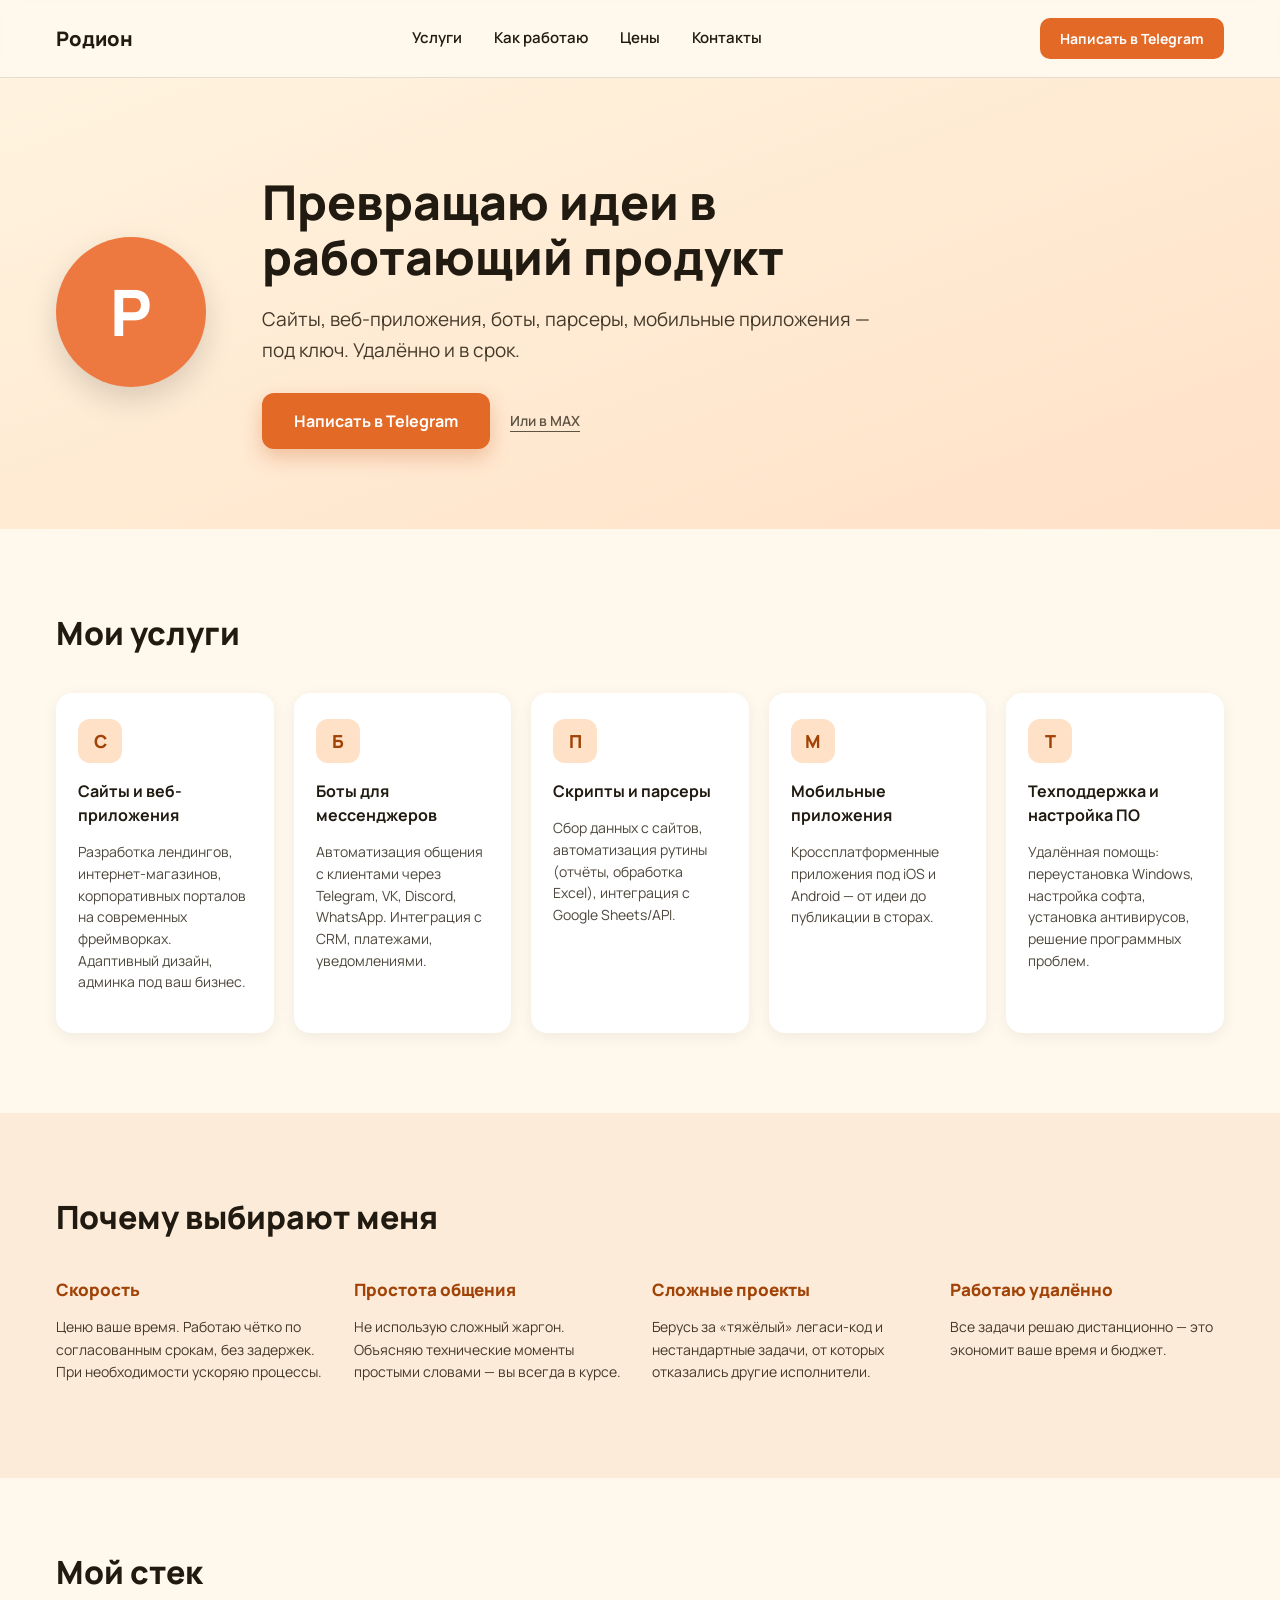
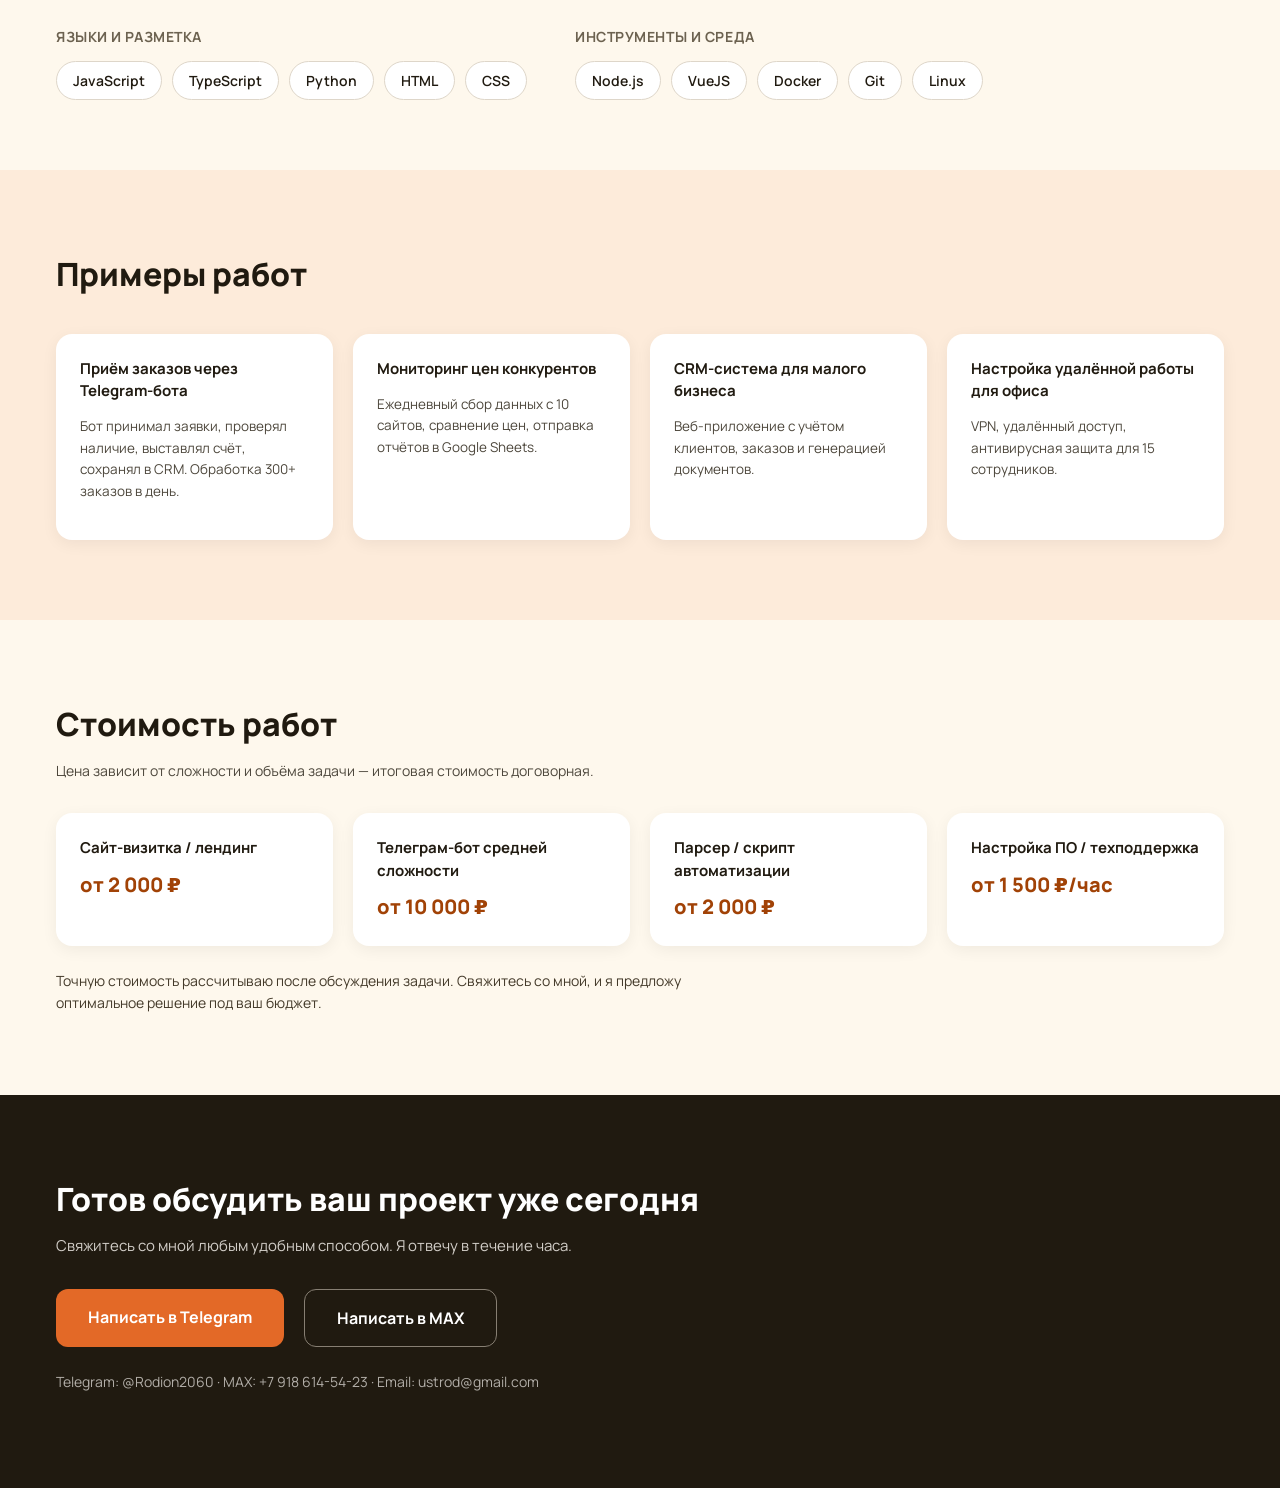
<file: index.html>
<!doctype html>
<html lang="ru">
	<head>
		<meta charset="utf-8" />
		<meta name="viewport" content="width=device-width, initial-scale=1" />
		<title>Родион – Программист | Разработка сайтов, ботов, скриптов</title>
		<meta
			name="description"
			content="Закажите разработку сайта, телеграм-бота, парсера или настройку ПО. Работаю быстро, объясняю просто, беру сложные задачи. Напишите в Telegram."
		/>

		<meta property="og:type" content="website" />
		<meta
			property="og:title"
			content="Родион – Программист | Сайты, боты, скрипты под ключ"
		/>
		<meta
			property="og:description"
			content="Превращаю идеи в работающий продукт. Сайты, боты, парсеры, мобильные приложения — удалённо и в срок."
		/>
		<meta
			property="og:url"
			content="https://Worton1720.github.io/business-card/"
		/>
		<meta
			property="og:image"
			content="https://Worton1720.github.io/business-card/og.png"
		/>
		<meta property="og:locale" content="ru_RU" />
		<meta name="twitter:card" content="summary_large_image" />

		<link rel="icon" type="image/svg+xml" href="favicon.svg" />
		<link
			rel="preload"
			href="fonts/manrope-cyrillic.woff2"
			as="font"
			type="font/woff2"
			crossorigin
		/>
		<link
			rel="preload"
			href="fonts/manrope-latin.woff2"
			as="font"
			type="font/woff2"
			crossorigin
		/>
		<link rel="stylesheet" href="css/style.css" />

		<script type="application/ld+json">
			{
				"@context": "https://schema.org",
				"@type": "Person",
				"name": "Родион",
				"jobTitle": "Программист",
				"description": "Разработка сайтов, веб-приложений, телеграм-ботов, парсеров и мобильных приложений. Техподдержка и настройка ПО удалённо.",
				"email": "mailto:ustrod@gmail.com",
				"sameAs": ["https://t.me/Rodion2060"],
				"knowsAbout": [
					"JavaScript",
					"TypeScript",
					"Python",
					"HTML",
					"CSS",
					"Node.js",
					"VueJS",
					"Docker",
					"Git",
					"Linux"
				]
			}
		</script>
	</head>
	<body>
		<header class="site-header">
			<div class="logo">Родион</div>
			<nav class="site-nav" aria-label="Основная навигация">
				<a href="#services">Услуги</a>
				<a href="#how">Как работаю</a>
				<a href="#pricing">Цены</a>
				<a href="#contacts">Контакты</a>
			</nav>
			<a class="header-cta" href="https://t.me/Rodion2060"
				>Написать в Telegram</a
			>
		</header>

		<main>
			<section class="hero">
				<div class="hero-avatar" aria-hidden="true">Р</div>
				<div class="hero-content">
					<h1 class="hero-title">Превращаю идеи в работающий продукт</h1>
					<p class="hero-subtitle">
						Сайты, веб-приложения, боты, парсеры, мобильные приложения — под
						ключ. Удалённо и в срок.
					</p>
					<div class="hero-actions">
						<a class="btn btn-accent hero-cta" href="https://t.me/Rodion2060"
							>Написать в Telegram</a
						>
						<a
							class="hero-alt"
							href="https://max.ru/u/f9LHodD0cOL4nQYBevHqC-eAlaOmC6oW7mq2rTZm1OjQ4ZH_zjTvtLy8dUU"
							>Или в MAX</a
						>
					</div>
				</div>
			</section>

			<section id="services" class="section reveal">
				<h2 class="section-title">Мои услуги</h2>
				<div class="services-grid">
					<article class="card service-card">
						<div class="service-icon" aria-hidden="true">С</div>
						<h3 class="service-title">Сайты и веб-приложения</h3>
						<p class="service-desc">
							Разработка лендингов, интернет-магазинов, корпоративных порталов
							на современных фреймворках. Адаптивный дизайн, админка под ваш
							бизнес.
						</p>
					</article>
					<article class="card service-card">
						<div class="service-icon" aria-hidden="true">Б</div>
						<h3 class="service-title">Боты для мессенджеров</h3>
						<p class="service-desc">
							Автоматизация общения с клиентами через Telegram, VK, Discord,
							WhatsApp. Интеграция с CRM, платежами, уведомлениями.
						</p>
					</article>
					<article class="card service-card">
						<div class="service-icon" aria-hidden="true">П</div>
						<h3 class="service-title">Скрипты и парсеры</h3>
						<p class="service-desc">
							Сбор данных с сайтов, автоматизация рутины (отчёты, обработка
							Excel), интеграция с Google Sheets/API.
						</p>
					</article>
					<article class="card service-card">
						<div class="service-icon" aria-hidden="true">М</div>
						<h3 class="service-title">Мобильные приложения</h3>
						<p class="service-desc">
							Кроссплатформенные приложения под iOS и Android — от идеи до
							публикации в сторах.
						</p>
					</article>
					<article class="card service-card">
						<div class="service-icon" aria-hidden="true">Т</div>
						<h3 class="service-title">Техподдержка и настройка ПО</h3>
						<p class="service-desc">
							Удалённая помощь: переустановка Windows, настройка софта,
							установка антивирусов, решение программных проблем.
						</p>
					</article>
				</div>
			</section>

			<section id="how" class="section section-soft reveal">
				<h2 class="section-title">Почему выбирают меня</h2>
				<div class="advantages-grid">
					<div>
						<h3 class="advantage-title">Скорость</h3>
						<p class="advantage-desc">
							Ценю ваше время. Работаю чётко по согласованным срокам, без
							задержек. При необходимости ускоряю процессы.
						</p>
					</div>
					<div>
						<h3 class="advantage-title">Простота общения</h3>
						<p class="advantage-desc">
							Не использую сложный жаргон. Объясняю технические моменты простыми
							словами — вы всегда в курсе.
						</p>
					</div>
					<div>
						<h3 class="advantage-title">Сложные проекты</h3>
						<p class="advantage-desc">
							Берусь за «тяжёлый» легаси-код и нестандартные задачи, от которых
							отказались другие исполнители.
						</p>
					</div>
					<div>
						<h3 class="advantage-title">Работаю удалённо</h3>
						<p class="advantage-desc">
							Все задачи решаю дистанционно — это экономит ваше время и бюджет.
						</p>
					</div>
				</div>
			</section>

			<section class="stack-section reveal">
				<h2 class="section-title" style="margin-bottom: 30px">Мой стек</h2>
				<div class="stack-groups">
					<div class="stack-group">
						<div class="stack-group-name">Языки и разметка</div>
						<div class="stack-tags">
							<span>JavaScript</span><span>TypeScript</span><span>Python</span
							><span>HTML</span><span>CSS</span>
						</div>
					</div>
					<div class="stack-group">
						<div class="stack-group-name">Инструменты и среда</div>
						<div class="stack-tags">
							<span>Node.js</span><span>VueJS</span><span>Docker</span
							><span>Git</span><span>Linux</span>
						</div>
					</div>
				</div>
			</section>

			<section class="section section-soft reveal">
				<h2 class="section-title">Примеры работ</h2>
				<div class="cases-grid">
					<article class="card case-card">
						<h3 class="case-title">Приём заказов через Telegram-бота</h3>
						<p class="case-desc">
							Бот принимал заявки, проверял наличие, выставлял счёт, сохранял в
							CRM. Обработка 300+ заказов в день.
						</p>
					</article>
					<article class="card case-card">
						<h3 class="case-title">Мониторинг цен конкурентов</h3>
						<p class="case-desc">
							Ежедневный сбор данных с 10 сайтов, сравнение цен, отправка
							отчётов в Google Sheets.
						</p>
					</article>
					<article class="card case-card">
						<h3 class="case-title">CRM-система для малого бизнеса</h3>
						<p class="case-desc">
							Веб-приложение с учётом клиентов, заказов и генерацией документов.
						</p>
					</article>
					<article class="card case-card">
						<h3 class="case-title">Настройка удалённой работы для офиса</h3>
						<p class="case-desc">
							VPN, удалённый доступ, антивирусная защита для 15 сотрудников.
						</p>
					</article>
				</div>
			</section>

			<section id="pricing" class="section reveal">
				<h2 class="section-title pricing-title">Стоимость работ</h2>
				<p class="pricing-note-top">
					Цена зависит от сложности и объёма задачи — итоговая стоимость
					договорная.
				</p>
				<div class="pricing-grid">
					<div class="card pricing-card">
						<div class="pricing-name">Сайт-визитка / лендинг</div>
						<div class="pricing-price">от 2 000 ₽</div>
					</div>
					<div class="card pricing-card">
						<div class="pricing-name">Телеграм-бот средней сложности</div>
						<div class="pricing-price">от 10 000 ₽</div>
					</div>
					<div class="card pricing-card">
						<div class="pricing-name">Парсер / скрипт автоматизации</div>
						<div class="pricing-price">от 2 000 ₽</div>
					</div>
					<div class="card pricing-card">
						<div class="pricing-name">Настройка ПО / техподдержка</div>
						<div class="pricing-price">от 1 500 ₽/час</div>
					</div>
				</div>
				<p class="pricing-note">
					Точную стоимость рассчитываю после обсуждения задачи. Свяжитесь со
					мной, и я предложу оптимальное решение под ваш бюджет.
				</p>
			</section>

			<section id="contacts" class="contacts">
				<h2 class="contacts-title">Готов обсудить ваш проект уже сегодня</h2>
				<p class="contacts-subtitle">
					Свяжитесь со мной любым удобным способом. Я отвечу в течение часа.
				</p>
				<div class="contacts-actions">
					<a class="btn btn-accent" href="https://t.me/Rodion2060"
						>Написать в Telegram</a
					>
					<a
						class="btn btn-outline"
						href="https://max.ru/u/f9LHodD0cOL4nQYBevHqC-eAlaOmC6oW7mq2rTZm1OjQ4ZH_zjTvtLy8dUU"
						>Написать в MAX</a
					>
				</div>
				<div class="contacts-meta">
					Telegram: <a href="https://t.me/Rodion2060">@Rodion2060</a> · MAX:
					<a
						href="https://max.ru/u/f9LHodD0cOL4nQYBevHqC-eAlaOmC6oW7mq2rTZm1OjQ4ZH_zjTvtLy8dUU"
						>+7 918 614-54-23</a
					>
					· Email: <a href="mailto:ustrod@gmail.com">ustrod@gmail.com</a>
				</div>
			</section>
		</main>

		<script src="js/main.js" defer></script>
	</body>
</html>
</file>
<file: css/style.css>
/* ===== Шрифты (self-hosted) ===== */
@font-face {
  font-family: 'Manrope';
  font-style: normal;
  font-weight: 400 800;
  font-display: swap;
  src: url('../fonts/manrope-cyrillic.woff2') format('woff2');
  unicode-range: U+0301, U+0400-045F, U+0490-0491, U+04B0-04B1, U+2116;
}
@font-face {
  font-family: 'Manrope';
  font-style: normal;
  font-weight: 400 800;
  font-display: swap;
  src: url('../fonts/manrope-latin.woff2') format('woff2');
  unicode-range: U+0000-00FF, U+0131, U+0152-0153, U+02BB-02BC, U+02C6, U+02DA, U+02DC, U+2000-206F, U+20AC, U+2122, U+2212, U+FEFF, U+FFFD;
}

/* ===== Токены ===== */
:root {
  --bg: oklch(98% 0.015 80);
  --bg-soft: oklch(95% 0.03 65);
  --ink: oklch(22% 0.02 80);
  --ink-soft: oklch(35% 0.03 80);
  --ink-muted: oklch(40% 0.02 80);
  --ink-faint: oklch(45% 0.03 80);
  --accent: oklch(70% 0.16 45);
  /* цвет кнопок из финального дизайна */
  --accent-strong: oklch(66% 0.17 45);
  --accent-deep: oklch(50% 0.14 45);
  --accent-soft: oklch(93% 0.05 60);
  --border: oklch(88% 0.02 80);
  --header-border: oklch(90% 0.02 80);
  --card-shadow: 0 4px 16px rgba(0, 0, 0, 0.06);
  --radius: 16px;
}

/* ===== База ===== */
*, *::before, *::after { box-sizing: border-box; }

html {
  scroll-behavior: smooth;
  scroll-padding-top: 76px;
}

body {
  margin: 0;
  background: var(--bg);
  color: var(--ink);
  font-family: 'Manrope', system-ui, sans-serif;
  font-size: 16px;
  line-height: 1.5;
  overflow-x: hidden;
}

a { color: inherit; text-decoration: none; }

a:focus-visible, button:focus-visible {
  outline: 3px solid var(--accent-deep);
  outline-offset: 3px;
  border-radius: 4px;
}

h1, h2, h3 { margin: 0; }

.section {
  padding: 80px 56px;
}

.section-title {
  font-size: 32px;
  font-weight: 800;
  margin: 0 0 36px;
}

/* ===== Кнопки ===== */
.btn {
  display: inline-block;
  font-weight: 700;
  font-size: 16px;
  padding: 16px 32px;
  border-radius: 12px;
  transition: transform 0.15s ease, box-shadow 0.15s ease;
}

.btn-accent {
  background: var(--accent-strong);
  color: #fff;
}

.btn-accent:hover {
  transform: translateY(-2px);
  box-shadow: 0 10px 24px rgba(200, 90, 30, 0.35);
}

.btn-outline {
  background: transparent;
  border: 1px solid oklch(60% 0.02 80);
  color: #fff;
}

.btn-outline:hover { border-color: #fff; }

/* ===== Шапка ===== */
.site-header {
  position: sticky;
  top: 0;
  z-index: 40;
  display: flex;
  align-items: center;
  justify-content: space-between;
  gap: 16px;
  padding: 18px 56px;
  background: oklch(98% 0.015 80 / 0.9);
  -webkit-backdrop-filter: blur(8px);
  backdrop-filter: blur(8px);
  border-bottom: 1px solid var(--header-border);
}

.logo {
  font-size: 20px;
  font-weight: 800;
}

.site-nav {
  display: flex;
  gap: 32px;
  font-size: 15px;
  font-weight: 600;
}

.site-nav a:hover { color: var(--accent-deep); }

.header-cta {
  background: var(--accent-strong);
  color: #fff;
  font-weight: 700;
  font-size: 14px;
  padding: 10px 20px;
  border-radius: 10px;
  white-space: nowrap;
  transition: transform 0.15s ease;
}

.header-cta:hover { transform: translateY(-1px); }

/* ===== Hero ===== */
.hero {
  padding: 96px 56px 80px;
  display: flex;
  align-items: center;
  gap: 56px;
  background: linear-gradient(160deg, oklch(97% 0.03 80), oklch(93% 0.05 60));
}

.hero-avatar {
  width: 150px;
  height: 150px;
  border-radius: 50%;
  background: var(--accent);
  color: #fff;
  font-size: 64px;
  font-weight: 800;
  display: flex;
  align-items: center;
  justify-content: center;
  flex-shrink: 0;
  box-shadow: 0 12px 30px rgba(0, 0, 0, 0.15);
}

.hero-content { max-width: 640px; }

.hero-title {
  font-size: 48px;
  font-weight: 800;
  line-height: 1.15;
  margin: 0 0 20px;
}

.hero-subtitle {
  font-size: 19px;
  line-height: 1.6;
  color: var(--ink-soft);
  margin: 0 0 28px;
}

.hero-actions {
  display: flex;
  align-items: center;
  gap: 20px;
  flex-wrap: wrap;
}

.hero-cta { box-shadow: 0 8px 20px rgba(200, 90, 30, 0.3); }

.hero-alt {
  font-size: 14px;
  font-weight: 600;
  color: var(--ink-faint);
  border-bottom: 1px solid currentColor;
}

.hero-alt:hover { color: var(--accent-deep); }

/* ===== Услуги ===== */
.services-grid {
  display: grid;
  grid-template-columns: repeat(5, 1fr);
  gap: 20px;
}

.card {
  background: #fff;
  border-radius: var(--radius);
  box-shadow: var(--card-shadow);
}

.service-card { padding: 26px 22px; }

.service-icon {
  width: 44px;
  height: 44px;
  border-radius: 12px;
  background: var(--accent-soft);
  color: var(--accent-deep);
  font-weight: 800;
  font-size: 18px;
  display: flex;
  align-items: center;
  justify-content: center;
  margin-bottom: 16px;
}

.service-title {
  font-size: 16px;
  font-weight: 700;
  margin-bottom: 8px;
}

.service-desc {
  font-size: 14px;
  line-height: 1.55;
  color: var(--ink-muted);
}

/* ===== Преимущества ===== */
.section-soft { background: var(--bg-soft); }

.advantages-grid {
  display: grid;
  grid-template-columns: repeat(4, 1fr);
  gap: 24px;
}

.advantage-title {
  font-size: 17px;
  font-weight: 800;
  margin-bottom: 10px;
  color: var(--accent-deep);
}

.advantage-desc {
  font-size: 14px;
  line-height: 1.6;
  color: var(--ink-soft);
}

/* ===== Стек ===== */
.stack-section { padding: 70px 56px; }

.stack-groups {
  display: flex;
  gap: 48px;
  flex-wrap: wrap;
}

.stack-group { min-width: 280px; }

.stack-group-name {
  font-size: 14px;
  font-weight: 700;
  text-transform: uppercase;
  letter-spacing: 0.04em;
  color: oklch(50% 0.03 80);
  margin-bottom: 14px;
}

.stack-tags {
  display: flex;
  flex-wrap: wrap;
  gap: 10px;
}

.stack-tags span {
  background: #fff;
  border: 1px solid var(--border);
  padding: 8px 16px;
  border-radius: 999px;
  font-size: 14px;
  font-weight: 600;
}

/* ===== Кейсы ===== */
.cases-grid {
  display: grid;
  grid-template-columns: repeat(4, 1fr);
  gap: 20px;
}

.case-card { padding: 24px; }

.case-title {
  font-size: 15px;
  font-weight: 700;
  margin-bottom: 10px;
}

.case-desc {
  font-size: 13.5px;
  line-height: 1.6;
  color: var(--ink-muted);
}

/* ===== Цены ===== */
.pricing-note-top {
  font-size: 14px;
  color: var(--ink-muted);
  margin: 0 0 32px;
}

.section .pricing-title { margin-bottom: 12px; }

.pricing-grid {
  display: grid;
  grid-template-columns: repeat(4, 1fr);
  gap: 20px;
  margin-bottom: 24px;
}

.pricing-card { padding: 24px; }

.pricing-name {
  font-size: 15px;
  font-weight: 700;
  margin-bottom: 10px;
}

.pricing-price {
  font-size: 20px;
  font-weight: 800;
  color: var(--accent-deep);
}

.pricing-note {
  font-size: 14px;
  line-height: 1.6;
  color: var(--ink-soft);
  max-width: 640px;
  margin: 0;
}

/* ===== Контакты ===== */
.contacts {
  padding: 80px 56px 96px;
  background: var(--ink);
  color: #fff;
}

.contacts-title {
  font-size: 32px;
  font-weight: 800;
  margin: 0 0 12px;
}

.contacts-subtitle {
  font-size: 15px;
  color: oklch(85% 0.01 80);
  margin: 0 0 32px;
}

.contacts-actions {
  display: flex;
  gap: 20px;
  flex-wrap: wrap;
  margin-bottom: 24px;
}

.contacts-meta {
  font-size: 14px;
  color: oklch(75% 0.01 80);
}

.contacts-meta a:hover { color: #fff; text-decoration: underline; }

/* ===== Появление блоков ===== */
@media (prefers-reduced-motion: no-preference) {
  .reveal {
    opacity: 0;
    transform: translateY(24px);
    transition: opacity 0.6s ease, transform 0.6s ease;
  }

  .reveal.is-visible {
    opacity: 1;
    transform: none;
  }
}

/* ===== 404 ===== */
.page-404 {
  min-height: 100vh;
  display: flex;
  flex-direction: column;
  align-items: center;
  justify-content: center;
  text-align: center;
  padding: 40px 24px;
  background: linear-gradient(160deg, oklch(97% 0.03 80), oklch(93% 0.05 60));
}

.page-404 .code {
  font-size: 96px;
  font-weight: 800;
  color: var(--accent);
  line-height: 1;
  margin-bottom: 16px;
}

.page-404 h1 {
  font-size: 28px;
  font-weight: 800;
  margin-bottom: 12px;
}

.page-404 p {
  color: var(--ink-soft);
  margin: 0 0 28px;
  max-width: 440px;
}

/* ===== Планшеты (641–1024px) ===== */
@media (max-width: 1024px) {
  .section, .stack-section { padding: 56px 32px; }

  .site-header { padding: 14px 32px; }
  .site-nav { gap: 20px; }

  .hero {
    padding: 64px 32px 56px;
    gap: 36px;
  }

  .hero-title { font-size: 38px; }

  .services-grid { grid-template-columns: repeat(2, 1fr); }
  .advantages-grid, .cases-grid, .pricing-grid { grid-template-columns: repeat(2, 1fr); }
}

/* ===== Мобильные (до 640px) ===== */
@media (max-width: 640px) {
  html { scroll-padding-top: 116px; }

  .section, .stack-section { padding: 48px 20px; }

  .site-header {
    flex-wrap: wrap;
    justify-content: center;
    row-gap: 10px;
    padding: 12px 16px;
  }

  .site-nav {
    order: 3;
    width: 100%;
    justify-content: center;
    gap: 14px;
    font-size: 14px;
  }

  .hero {
    flex-direction: column;
    align-items: flex-start;
    padding: 48px 20px;
    gap: 28px;
  }

  .hero-avatar {
    width: 110px;
    height: 110px;
    font-size: 46px;
  }

  .hero-title { font-size: 30px; }
  .hero-subtitle { font-size: 16px; }

  .section-title { font-size: 26px; }

  .services-grid, .advantages-grid, .cases-grid, .pricing-grid {
    grid-template-columns: 1fr;
  }

  .stack-groups { gap: 28px; }
  .stack-group { min-width: 0; }

  .btn {
    width: 100%;
    text-align: center;
    padding: 14px 20px;
    font-size: 15px;
  }

  .header-cta {
    font-size: 13px;
    padding: 8px 14px;
  }

  .contacts-actions { flex-direction: column; }
}
</file>
